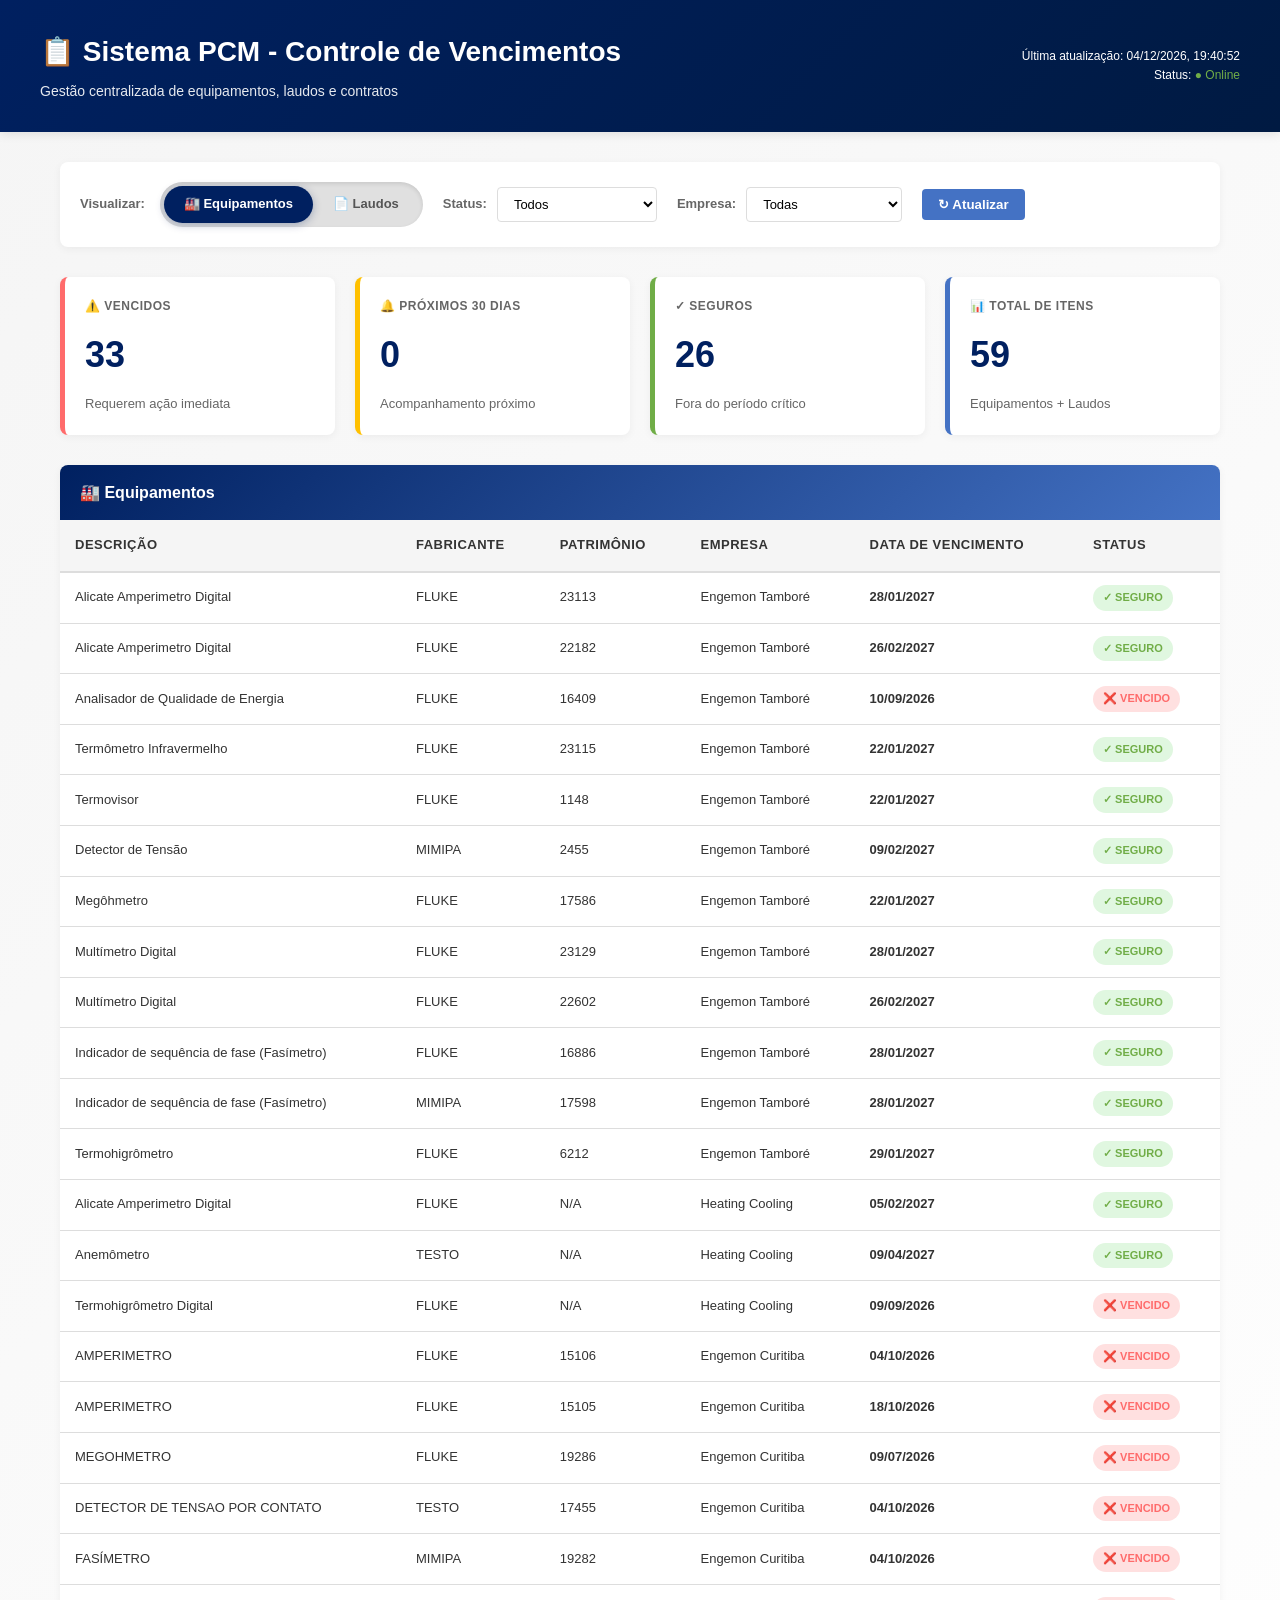
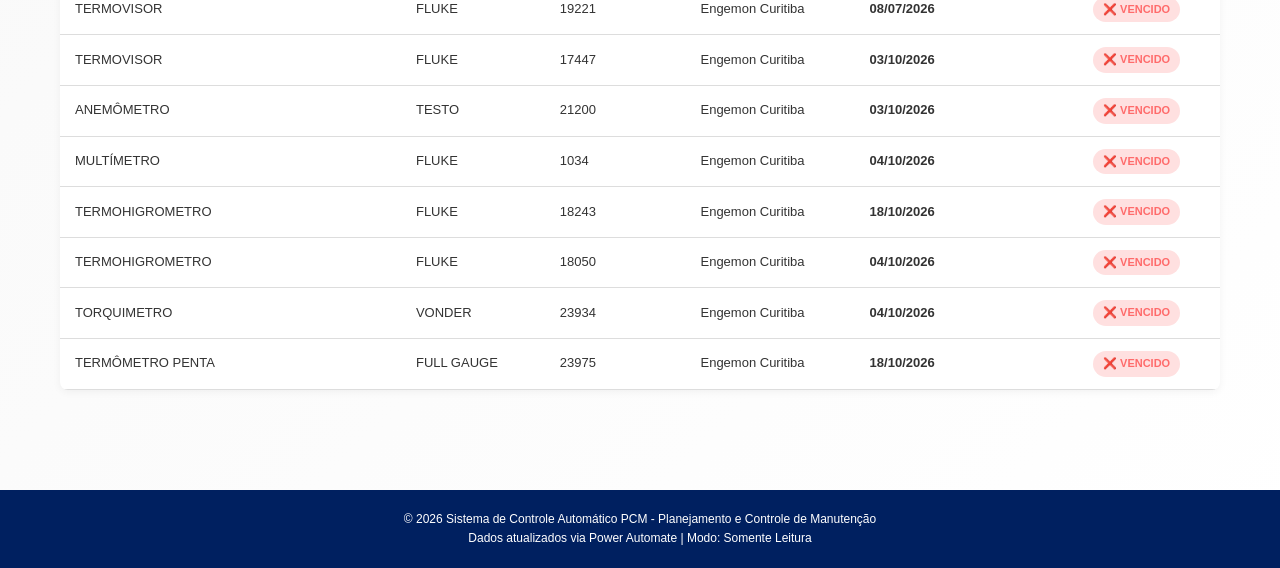
<file: 02-html-consulta/painel-controle-pcm.html>
<!DOCTYPE html>
<html lang="pt-BR">

<head>
    <meta charset="UTF-8">
    <meta name="viewport" content="width=device-width, initial-scale=1.0">
    <title>Painel de Controle PCM - Gestão de Vencimentos</title>
    <link rel="stylesheet" href="style.css">
</head>

<body>
    <!-- Header -->
    <header>
        <div class="header-content">
            <div class="header-title">
                <h1>📋 Sistema PCM - Controle de Vencimentos</h1>
                <p>Gestão centralizada de equipamentos, laudos e contratos</p>
            </div>
            <div class="header-info">
                <p id="last-update">Última atualização: -</p>
                <p>Status: <span id="status-indicator" style="color: #70AD47;">● Online</span></p>
            </div>
        </div>
    </header>

    <!-- Main Container -->
    <div class="container">
        <!-- Controles -->
        <div class="controls">
            <!-- Interruptor (Tabs) -->
            <div class="filter-group switch-group">
                <label>Visualizar:</label>
                <div class="switch-container" id="tabSwitch">
                    <span class="switch-label active" data-tab="equipamentos">🏭 Equipamentos</span>
                    <span class="switch-label" data-tab="laudos">📄 Laudos</span>
                </div>
            </div>

            <!-- Filtro por status -->
            <div class="filter-group">
                <label>Status:</label>
                <select id="statusFilter">
                    <option value="todos">Todos</option>
                    <option value="vencido">Vencido</option>
                    <option value="proximo">Próximo (0-30 dias)</option>
                    <option value="seguro">Seguro (>30 dias)</option>
                </select>
            </div>

            <div class="filter-group">
                <label>Empresa:</label>
                <select id="empresaFilter">
                    <option value="todas">Todas</option>
                </select>
            </div>

            <button id="refreshBtn" class="btn-refresh">↻ Atualizar</button>
        </div>

        <!-- Cards de Resumo -->
        <div class="summary-cards" id="summaryCards">
            <div class="card critical">
                <div class="card-label">⚠️ Vencidos</div>
                <div class="card-number" id="totalVencidos">0</div>
                <div class="card-description">Requerem ação imediata</div>
            </div>
            <div class="card warning">
                <div class="card-label">🔔 Próximos 30 dias</div>
                <div class="card-number" id="totalProximos">0</div>
                <div class="card-description">Acompanhamento próximo</div>
            </div>
            <div class="card safe">
                <div class="card-label">✓ Seguros</div>
                <div class="card-number" id="totalSeguros">0</div>
                <div class="card-description">Fora do período crítico</div>
            </div>
            <div class="card">
                <div class="card-label">📊 Total de itens</div>
                <div class="card-number" id="totalItens">0</div>
                <div class="card-description">Equipamentos + Laudos</div>
            </div>
        </div>

        <!-- Tabela Única -->
        <!-- Tabela Única -->
        <div class="table-section">
            <div class="section-header" id="sectionTitle">🏭 Equipamentos</div>
            <div class="table-responsive">
                <table>
                    <!-- CABEÇALHO DE EQUIPAMENTOS (Completo) -->
                    <thead id="thead-equipamentos">
                        <tr>
                            <th>Descrição</th>
                            <th>Fabricante</th>
                            <th>Patrimônio</th>
                            <th>Empresa</th>
                            <th>Data de Vencimento</th>
                            <th>Status</th>
                        </tr>
                    </thead>

                    <!-- CABEÇALHO DE LAUDOS (Enxuto, sem as colunas vazias) -->
                    <thead id="thead-laudos" style="display: none;">
                        <tr>
                            <th>Descrição</th>
                            <th>Empresa</th>
                            <th>Data de Vencimento</th>
                            <th>Status</th>
                        </tr>
                    </thead>

                    <tbody id="equipamentosBody">
                        <tr>
                            <td colspan="6" class="loading">Carregando equipamentos...</td>
                        </tr>
                    </tbody>
                    <tbody id="laudosBody" style="display: none;">
                        <tr>
                            <td colspan="3" class="loading">Carregando dados...</td>
                        </tr>
                    </tbody>
                </table>
            </div>
        </div>
    </div>

    <!-- Footer -->
    <footer>
        <p>© 2026 Sistema de Controle Automático PCM - Planejamento e Controle de Manutenção</p>
        <p>Dados atualizados via Power Automate | Modo: Somente Leitura</p>
    </footer>

    <script src="script.js"></script>
</body>

</html>
</file>
<file: 02-html-consulta/style.css>
* {
    margin: 0;
    padding: 0;
    box-sizing: border-box;
}

:root {
    --primary-color: #002060;
    --primary-dark: #001a42;
    --accent-color: #4472C4;
    --success-color: #70AD47;
    --warning-color: #FFC000;
    --danger-color: #FF6B6B;
    --light-bg: #F5F5F5;
    --text-primary: #333;
    --text-secondary: #666;
    --border-color: #ddd;
}

body {
    font-family: 'Segoe UI', Tahoma, Geneva, Verdana, sans-serif;
    background: linear-gradient(135deg, var(--light-bg) 0%, #fff 100%);
    color: var(--text-primary);
    line-height: 1.6;
}

/* Header */
header {
    background: linear-gradient(135deg, var(--primary-color) 0%, var(--primary-dark) 100%);
    color: white;
    padding: 30px 20px;
    box-shadow: 0 2px 10px rgba(0, 0, 0, 0.1);
    position: sticky;
    top: 0;
    z-index: 100;
}

.header-content {
    max-width: 1200px;
    margin: 0 auto;
    display: flex;
    justify-content: space-between;
    align-items: center;
    flex-wrap: wrap;
}

.header-title h1 {
    font-size: 28px;
    font-weight: 600;
    margin-bottom: 5px;
}

.header-title p {
    font-size: 14px;
    opacity: 0.9;
}

.header-info {
    text-align: right;
    font-size: 12px;
}

/* Container */
.container {
    max-width: 1200px;
    margin: 0 auto;
    padding: 30px 20px;
}

/* Controls */
.controls {
    background: white;
    padding: 20px;
    border-radius: 8px;
    margin-bottom: 30px;
    box-shadow: 0 2px 8px rgba(0, 0, 0, 0.05);
    display: flex;
    gap: 20px;
    flex-wrap: wrap;
    align-items: center;
}

.filter-group {
    display: flex;
    gap: 10px;
    align-items: center;
}

.filter-group label {
    font-size: 13px;
    font-weight: 600;
    color: var(--text-secondary);
}

select, input {
    padding: 8px 12px;
    border: 1px solid var(--border-color);
    border-radius: 4px;
    font-size: 13px;
    background: white;
}

select:focus, input:focus {
    outline: none;
    border-color: var(--accent-color);
    box-shadow: 0 0 5px rgba(68, 114, 196, 0.3);
}

.btn-refresh {
    padding: 8px 16px;
    background: var(--accent-color);
    color: white;
    border: none;
    border-radius: 4px;
    font-weight: 600;
    cursor: pointer;
    transition: 0.2s;
}

.btn-refresh:hover {
    background: var(--primary-color);
}

/* Switch / Tabs */
.switch-group {
    display: flex;
    align-items: center;
    gap: 15px;
}

.switch-container {
    display: flex;
    background: #e0e0e0;
    border-radius: 30px;
    padding: 4px;
    cursor: pointer;
    user-select: none;
    box-shadow: inset 0 2px 4px rgba(0,0,0,0.1);
}

.switch-label {
    padding: 8px 20px;
    border-radius: 25px;
    font-size: 13px;
    font-weight: 600;
    color: #555;
    transition: all 0.3s ease;
    cursor: pointer;
}

.switch-label.active {
    background: var(--primary-color);
    color: white;
    box-shadow: 0 2px 8px rgba(0, 32, 96, 0.3);
}

.switch-label:not(.active):hover {
    background: rgba(0, 32, 96, 0.08);
}

/* Summary Cards */
.summary-cards {
    display: grid;
    grid-template-columns: repeat(auto-fit, minmax(200px, 1fr));
    gap: 20px;
    margin-bottom: 30px;
}

.card {
    background: white;
    padding: 20px;
    border-radius: 8px;
    box-shadow: 0 2px 8px rgba(0, 0, 0, 0.05);
    border-left: 5px solid var(--accent-color);
}

.card.critical {
    border-left-color: var(--danger-color);
}

.card.warning {
    border-left-color: var(--warning-color);
}

.card.safe {
    border-left-color: var(--success-color);
}

.card-number {
    font-size: 36px;
    font-weight: 700;
    color: var(--primary-color);
    margin: 10px 0;
}

.card-label {
    font-size: 12px;
    font-weight: 600;
    color: var(--text-secondary);
    text-transform: uppercase;
    letter-spacing: 0.5px;
}

.card-description {
    font-size: 13px;
    color: var(--text-secondary);
    margin-top: 5px;
}

/* Tables */
.table-section {
    background: white;
    border-radius: 8px;
    box-shadow: 0 2px 8px rgba(0, 0, 0, 0.05);
    margin-bottom: 30px;
    overflow: hidden;
}

.section-header {
    background: linear-gradient(135deg, var(--primary-color) 0%, var(--accent-color) 100%);
    color: white;
    padding: 15px 20px;
    font-size: 16px;
    font-weight: 600;
}

.table-responsive {
    overflow-x: auto;
}

table {
    width: 100%;
    border-collapse: collapse;
}

th {
    background-color: var(--light-bg);
    padding: 15px;
    text-align: left;
    font-size: 13px;
    font-weight: 600;
    color: var(--text-primary);
    border-bottom: 2px solid var(--border-color);
    text-transform: uppercase;
    letter-spacing: 0.5px;
}

td {
    padding: 12px 15px;
    border-bottom: 1px solid var(--border-color);
    font-size: 13px;
}

tr:hover {
    background-color: #f9f9f9;
}

.loading {
    text-align: center;
    padding: 30px;
    color: var(--text-secondary);
}

/* Badges */
.badge {
    display: inline-block;
    padding: 4px 10px;
    border-radius: 20px;
    font-size: 11px;
    font-weight: 600;
    text-transform: uppercase;
}

.badge.vencido {
    background-color: #ffe0e0;
    color: var(--danger-color);
}

.badge.proximo {
    background-color: #fff4e0;
    color: #e89e1a;
}

.badge.seguro {
    background-color: #e0f7e0;
    color: var(--success-color);
}

/* Empty state */
.empty-state {
    text-align: center;
    padding: 40px 20px;
    color: var(--text-secondary);
}

/* Footer */
footer {
    background: var(--primary-color);
    color: white;
    text-align: center;
    padding: 20px;
    margin-top: 40px;
    font-size: 12px;
}

/* Responsive */
@media (max-width: 768px) {
    .header-content {
        flex-direction: column;
        text-align: center;
        gap: 10px;
    }

    .header-title h1 {
        font-size: 22px;
    }

    .header-info {
        text-align: center;
    }

    .controls {
        flex-direction: column;
        align-items: stretch;
    }

    .filter-group {
        flex-direction: column;
        align-items: stretch;
    }

    .filter-group select,
    .filter-group input {
        width: 100%;
    }

    .switch-group {
        flex-direction: column;
        align-items: stretch;
    }

    .switch-container {
        justify-content: center;
    }

    .summary-cards {
        grid-template-columns: 1fr 1fr;
    }

    table {
        font-size: 12px;
    }

    th, td {
        padding: 8px;
    }
}
</file>
